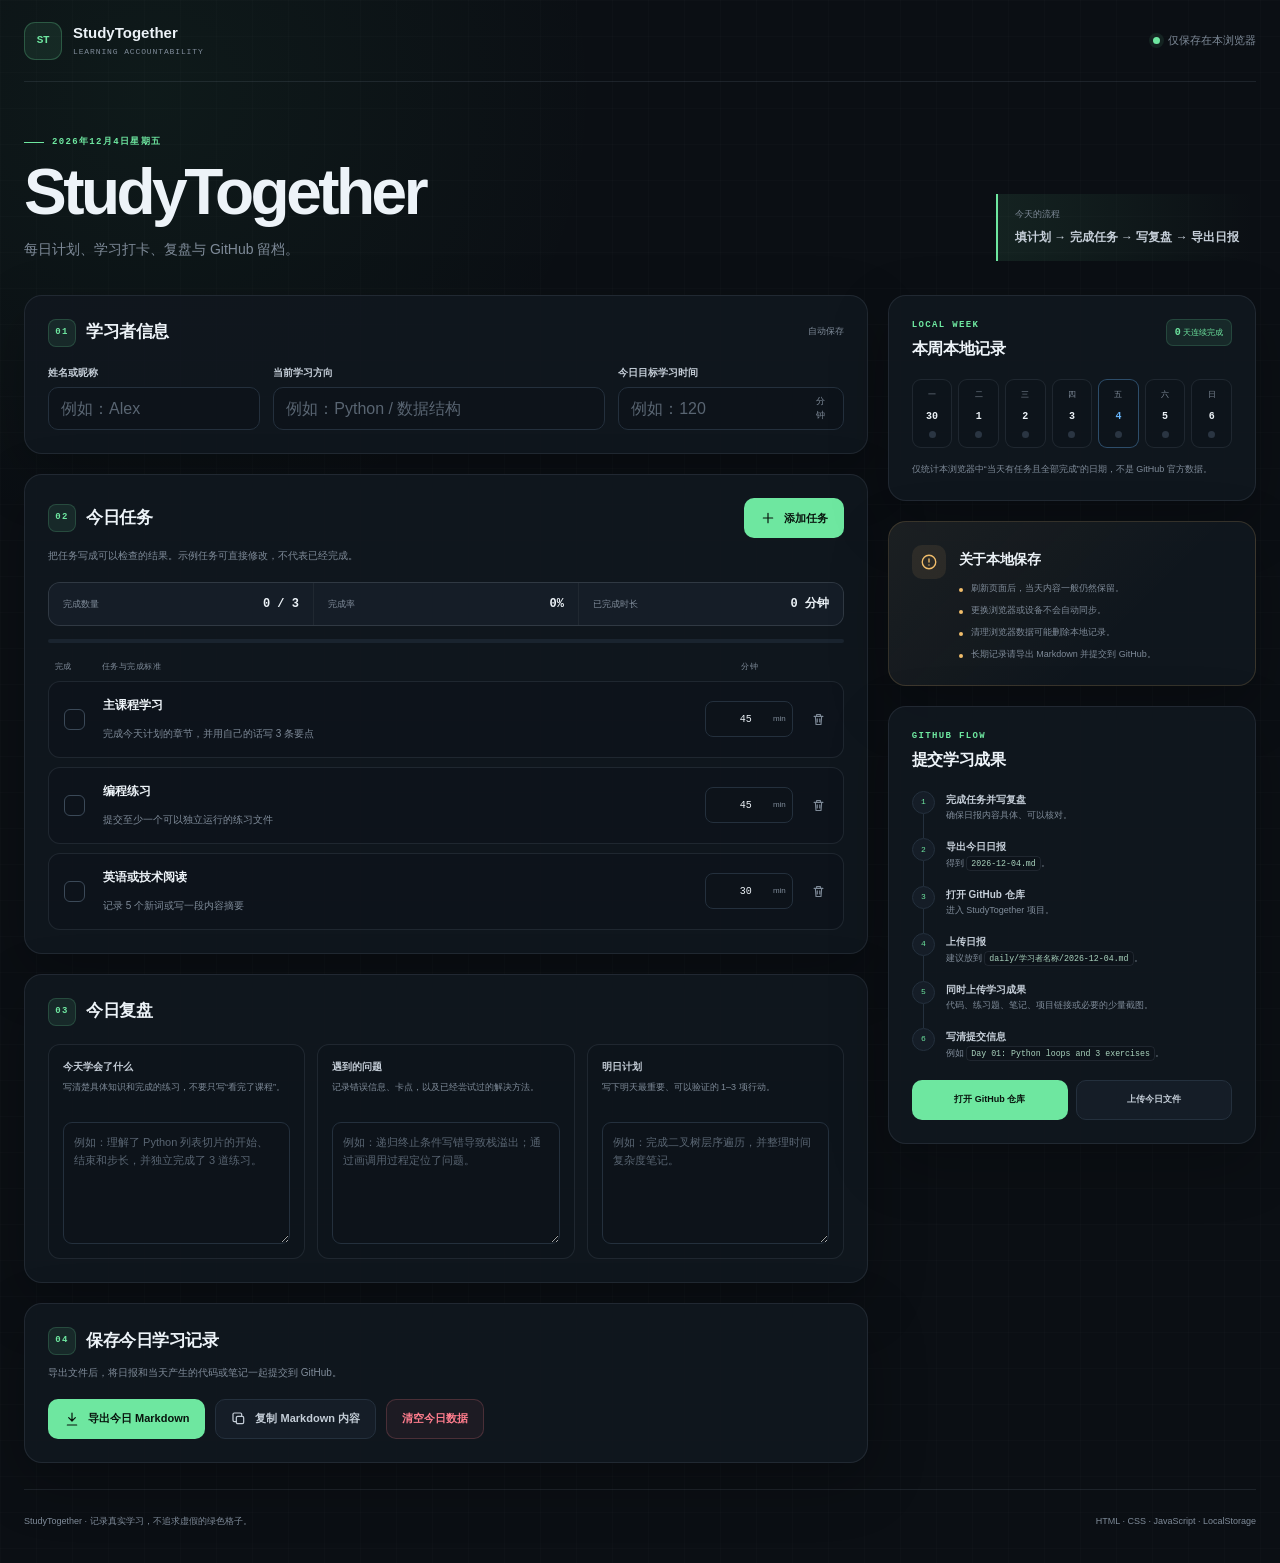
<file: index.html>
<!doctype html>
<html lang="zh-CN">
  <head>
    <meta charset="UTF-8">
    <meta name="viewport" content="width=device-width, initial-scale=1.0">
    <meta
      name="description"
      content="StudyTogether：每日学习计划、打卡、复盘、Markdown 日报与 GitHub 提交流程工具。"
    >
    <meta name="theme-color" content="#0b0f14">
    <title>StudyTogether · 每日学习打卡</title>
    <link rel="stylesheet" href="css/style.css">
  </head>
  <body>
    <div class="page-shell">
      <header class="site-header">
        <a class="brand" href="#" aria-label="StudyTogether 首页">
          <span class="brand-mark" aria-hidden="true">ST</span>
          <span>
            <strong>StudyTogether</strong>
            <small>LEARNING ACCOUNTABILITY</small>
          </span>
        </a>
        <div class="local-status">
          <span aria-hidden="true"></span>
          仅保存在本浏览器
        </div>
      </header>

      <main>
        <section class="intro" aria-labelledby="page-title">
          <div>
            <p class="date-line">
              <span aria-hidden="true"></span>
              <time id="localDate"></time>
            </p>
            <h1 id="page-title">StudyTogether</h1>
            <p>每日计划、学习打卡、复盘与 GitHub 留档。</p>
          </div>
          <div class="intro-guide">
            <span>今天的流程</span>
            <strong>填计划 → 完成任务 → 写复盘 → 导出日报</strong>
          </div>
        </section>

        <div class="content-grid">
          <div class="primary-column">
            <section class="panel profile-panel" aria-labelledby="profile-title">
              <div class="section-heading">
                <div>
                  <span class="section-number">01</span>
                  <h2 id="profile-title">学习者信息</h2>
                </div>
                <span class="save-indicator" id="saveIndicator" aria-live="polite">自动保存</span>
              </div>

              <div class="profile-fields">
                <label class="field">
                  <span>姓名或昵称</span>
                  <input
                    id="learnerInput"
                    type="text"
                    maxlength="40"
                    autocomplete="nickname"
                    placeholder="例如：Alex"
                  >
                </label>
                <label class="field">
                  <span>当前学习方向</span>
                  <input
                    id="directionInput"
                    type="text"
                    maxlength="60"
                    list="directionSuggestions"
                    placeholder="例如：Python / 数据结构"
                  >
                  <datalist id="directionSuggestions">
                    <option value="Python"></option>
                    <option value="数据结构"></option>
                    <option value="算法"></option>
                    <option value="英语"></option>
                    <option value="计算机基础"></option>
                    <option value="项目实践"></option>
                    <option value="Java / PBR"></option>
                    <option value="网络通信"></option>
                    <option value="图形学"></option>
                  </datalist>
                </label>
                <label class="field">
                  <span>今日目标学习时间</span>
                  <span class="input-with-unit">
                    <input
                      id="targetMinutesInput"
                      type="number"
                      min="0"
                      max="1440"
                      step="5"
                      inputmode="numeric"
                      placeholder="例如：120"
                    >
                    <em>分钟</em>
                  </span>
                </label>
              </div>
            </section>

            <section class="panel tasks-panel" aria-labelledby="tasks-title">
              <div class="section-heading tasks-heading">
                <div>
                  <span class="section-number">02</span>
                  <h2 id="tasks-title">今日任务</h2>
                </div>
                <button class="button button-primary" id="addTaskButton" type="button">
                  <svg aria-hidden="true" viewBox="0 0 24 24">
                    <path d="M12 5v14M5 12h14"></path>
                  </svg>
                  添加任务
                </button>
              </div>

              <p class="section-help">
                把任务写成可以检查的结果。示例任务可直接修改，不代表已经完成。
              </p>

              <div class="task-summary" aria-label="今日任务进度">
                <div>
                  <span>完成数量</span>
                  <strong id="taskCount">0 / 3</strong>
                </div>
                <div>
                  <span>完成率</span>
                  <strong id="completionRate">0%</strong>
                </div>
                <div>
                  <span>已完成时长</span>
                  <strong><b id="completedMinutes">0</b> 分钟</strong>
                </div>
              </div>

              <div
                class="progress-track"
                role="progressbar"
                aria-label="今日任务完成率"
                aria-valuemin="0"
                aria-valuemax="100"
                aria-valuenow="0"
                id="progressTrack"
              >
                <span id="progressBar"></span>
              </div>

              <div class="task-table-labels" aria-hidden="true">
                <span>完成</span>
                <span>任务与完成标准</span>
                <span>分钟</span>
                <span></span>
              </div>
              <div class="task-list" id="taskList"></div>
            </section>

            <section class="panel reflection-panel" aria-labelledby="reflection-title">
              <div class="section-heading">
                <div>
                  <span class="section-number">03</span>
                  <h2 id="reflection-title">今日复盘</h2>
                </div>
              </div>

              <div class="reflection-fields">
                <label class="reflection-field">
                  <span>今天学会了什么</span>
                  <small>写清楚具体知识和完成的练习，不要只写“看完了课程”。</small>
                  <textarea
                    id="learnedInput"
                    rows="5"
                    placeholder="例如：理解了 Python 列表切片的开始、结束和步长，并独立完成了 3 道练习。"
                  ></textarea>
                </label>
                <label class="reflection-field">
                  <span>遇到的问题</span>
                  <small>记录错误信息、卡点，以及已经尝试过的解决方法。</small>
                  <textarea
                    id="problemsInput"
                    rows="5"
                    placeholder="例如：递归终止条件写错导致栈溢出；通过画调用过程定位了问题。"
                  ></textarea>
                </label>
                <label class="reflection-field">
                  <span>明日计划</span>
                  <small>写下明天最重要、可以验证的 1–3 项行动。</small>
                  <textarea
                    id="tomorrowInput"
                    rows="5"
                    placeholder="例如：完成二叉树层序遍历，并整理时间复杂度笔记。"
                  ></textarea>
                </label>
              </div>
            </section>

            <section class="panel report-panel" aria-labelledby="report-title">
              <div class="section-heading">
                <div>
                  <span class="section-number">04</span>
                  <h2 id="report-title">保存今日学习记录</h2>
                </div>
              </div>
              <p class="section-help">
                导出文件后，将日报和当天产生的代码或笔记一起提交到 GitHub。
              </p>
              <div class="report-actions">
                <button class="button button-primary" id="exportButton" type="button">
                  <svg aria-hidden="true" viewBox="0 0 24 24">
                    <path d="M12 3v12m0 0 5-5m-5 5-5-5M5 21h14"></path>
                  </svg>
                  导出今日 Markdown
                </button>
                <button class="button button-secondary" id="copyButton" type="button">
                  <svg aria-hidden="true" viewBox="0 0 24 24">
                    <rect x="8" y="8" width="11" height="11" rx="2"></rect>
                    <path d="M16 8V5a2 2 0 0 0-2-2H5a2 2 0 0 0-2 2v9a2 2 0 0 0 2 2h3"></path>
                  </svg>
                  复制 Markdown 内容
                </button>
                <button class="button button-danger" id="clearButton" type="button">
                  清空今日数据
                </button>
              </div>
            </section>
          </div>

          <aside class="side-column">
            <section class="panel week-panel" aria-labelledby="week-title">
              <div class="section-heading side-heading">
                <div>
                  <span class="section-label">LOCAL WEEK</span>
                  <h2 id="week-title">本周本地记录</h2>
                </div>
                <span class="streak"><b id="streakCount">0</b> 天连续完成</span>
              </div>
              <div class="week-grid" id="weekGrid"></div>
              <p class="fine-print">
                仅统计本浏览器中“当天有任务且全部完成”的日期，不是 GitHub 官方数据。
              </p>
            </section>

            <section class="panel storage-panel" aria-labelledby="storage-title">
              <div class="notice-icon" aria-hidden="true">
                <svg viewBox="0 0 24 24">
                  <path d="M12 8v4m0 4h.01"></path>
                  <circle cx="12" cy="12" r="9"></circle>
                </svg>
              </div>
              <div>
                <h2 id="storage-title">关于本地保存</h2>
                <ul>
                  <li>刷新页面后，当天内容一般仍然保留。</li>
                  <li>更换浏览器或设备不会自动同步。</li>
                  <li>清理浏览器数据可能删除本地记录。</li>
                  <li>长期记录请导出 Markdown 并提交到 GitHub。</li>
                </ul>
              </div>
            </section>

            <section class="panel workflow-panel" aria-labelledby="workflow-title">
              <div class="section-heading side-heading">
                <div>
                  <span class="section-label">GITHUB FLOW</span>
                  <h2 id="workflow-title">提交学习成果</h2>
                </div>
              </div>
              <ol class="workflow-list">
                <li><span>1</span><p><strong>完成任务并写复盘</strong>确保日报内容具体、可以核对。</p></li>
                <li><span>2</span><p><strong>导出今日日报</strong>得到 <code id="reportFilename">YYYY-MM-DD.md</code>。</p></li>
                <li><span>3</span><p><strong>打开 GitHub 仓库</strong>进入 StudyTogether 项目。</p></li>
                <li><span>4</span><p><strong>上传日报</strong>建议放到 <code id="suggestedPath">daily/姓名/YYYY-MM-DD.md</code>。</p></li>
                <li><span>5</span><p><strong>同时上传学习成果</strong>代码、练习题、笔记、项目链接或必要的少量截图。</p></li>
                <li><span>6</span><p><strong>写清提交信息</strong>例如 <code>Day 01: Python loops and 3 exercises</code>。</p></li>
              </ol>
              <div class="workflow-actions">
                <a
                  class="button button-primary"
                  href="https://github.com/HECAI200510/study-together"
                  target="_blank"
                  rel="noreferrer"
                >
                  打开 GitHub 仓库
                </a>
                <a
                  class="button button-secondary"
                  href="https://github.com/HECAI200510/study-together/upload/main"
                  target="_blank"
                  rel="noreferrer"
                >
                  上传今日文件
                </a>
              </div>
            </section>
          </aside>
        </div>
      </main>

      <footer>
        <span>StudyTogether · 记录真实学习，不追求虚假的绿色格子。</span>
        <span>HTML · CSS · JavaScript · LocalStorage</span>
      </footer>
    </div>

    <div class="toast" id="toast" role="status" aria-live="polite"></div>
    <script src="js/app.js"></script>
  </body>
</html>
</file>
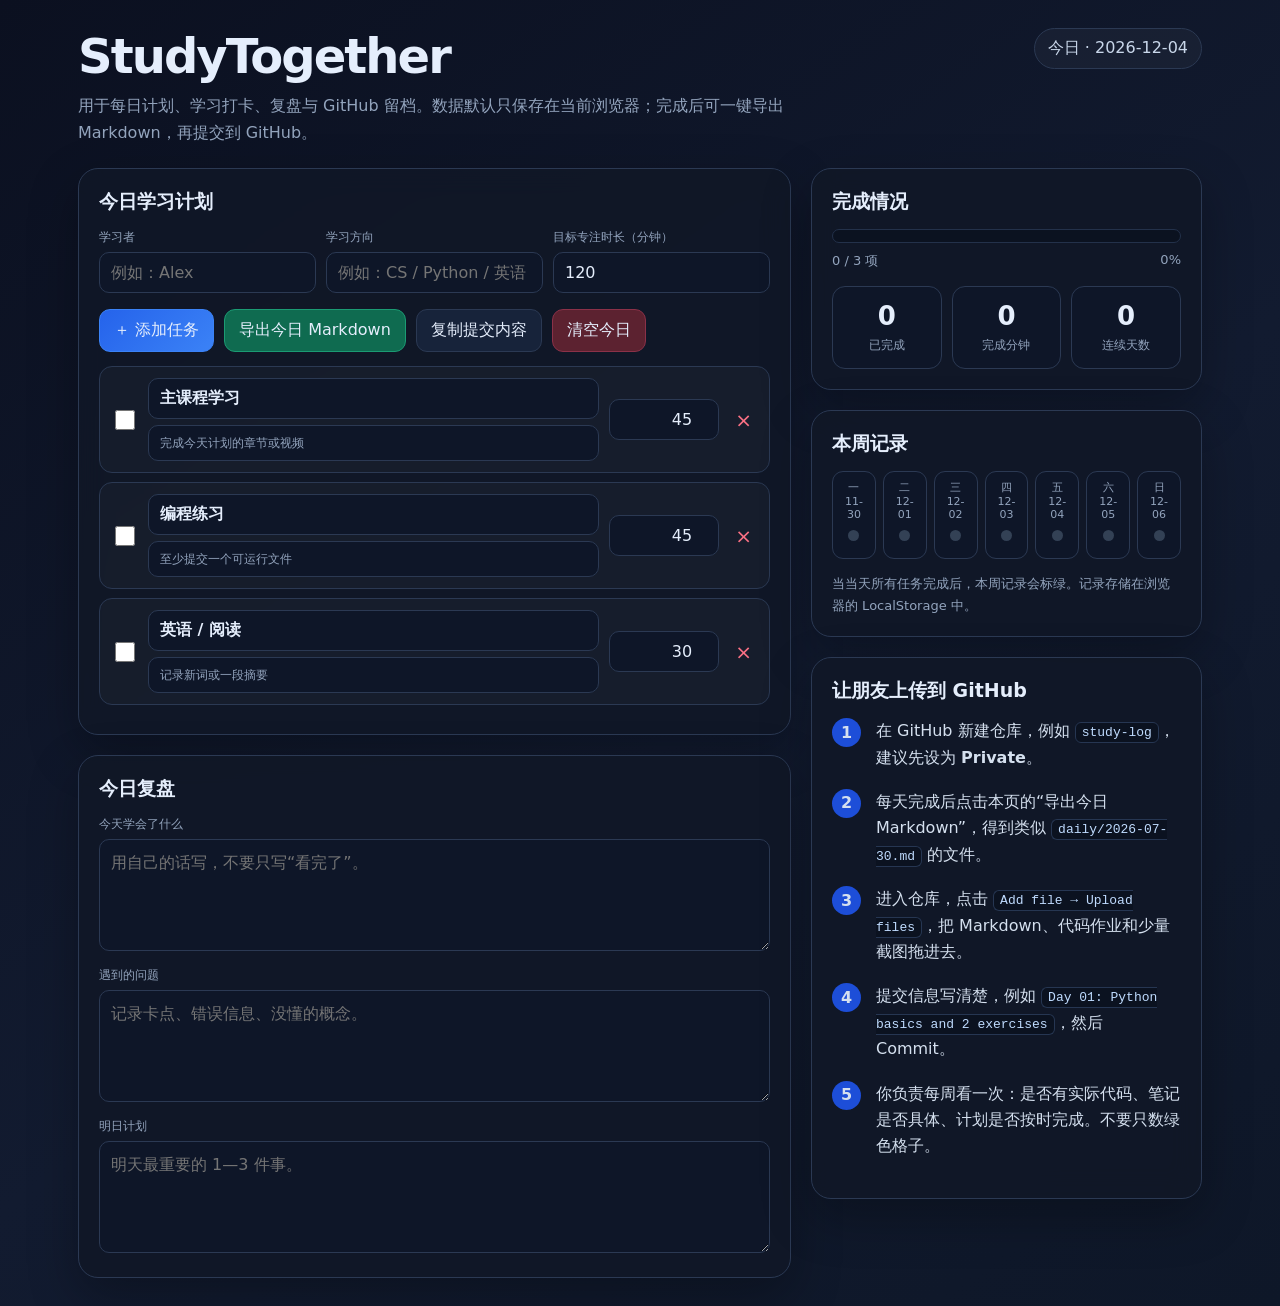
<file: study_together_dashboard.html>
<!DOCTYPE html>
<html lang="zh-CN">
<head>
  <meta charset="UTF-8" />
  <meta name="viewport" content="width=device-width, initial-scale=1.0" />
  <title>StudyTogether 学习打卡台</title>
  <style>
    :root{
      --bg:#0f172a; --panel:#111827; --panel2:#172033; --line:#2b3953;
      --text:#e5eefc; --muted:#93a4bd; --accent:#60a5fa; --good:#34d399;
      --warn:#fbbf24; --bad:#fb7185; --shadow:0 18px 50px rgba(0,0,0,.28);
    }
    *{box-sizing:border-box}
    body{margin:0;font-family:Inter,ui-sans-serif,system-ui,-apple-system,"Segoe UI","Microsoft YaHei",sans-serif;background:linear-gradient(145deg,#0b1020,#121b30 55%,#0e1728);color:var(--text);min-height:100vh}
    button,input,textarea,select{font:inherit}
    .wrap{max-width:1180px;margin:auto;padding:28px}
    .hero{display:flex;justify-content:space-between;gap:20px;align-items:flex-start;margin-bottom:22px}
    h1{margin:0;font-size:clamp(28px,4vw,48px);letter-spacing:-.04em}
    .subtitle{color:var(--muted);margin-top:8px;max-width:720px;line-height:1.7}
    .badge{border:1px solid var(--line);padding:9px 13px;border-radius:999px;background:rgba(255,255,255,.035);color:#c9d7ea;white-space:nowrap}
    .grid{display:grid;grid-template-columns:1.55fr .85fr;gap:20px}
    .card{background:rgba(17,24,39,.86);border:1px solid var(--line);border-radius:20px;padding:20px;box-shadow:var(--shadow);backdrop-filter:blur(14px)}
    .card h2{margin:0 0 14px;font-size:19px}
    .toolbar{display:flex;gap:10px;flex-wrap:wrap;margin-bottom:14px}
    .btn{border:1px solid var(--line);background:#17233a;color:var(--text);padding:10px 14px;border-radius:11px;cursor:pointer;transition:.18s}
    .btn:hover{transform:translateY(-1px);border-color:#5272a2}
    .btn.primary{background:linear-gradient(135deg,#2563eb,#3b82f6);border-color:#3b82f6}
    .btn.good{background:#0f6b50;border-color:#1b9b73}
    .btn.danger{background:#5c2230;border-color:#8b3148}
    .meta{display:grid;grid-template-columns:repeat(3,1fr);gap:10px;margin-bottom:16px}
    label{display:block;color:var(--muted);font-size:12px;margin-bottom:6px}
    input,textarea,select{width:100%;background:#0e1628;color:var(--text);border:1px solid var(--line);border-radius:10px;padding:10px 11px;outline:none}
    input:focus,textarea:focus{border-color:var(--accent)}
    .task{display:grid;grid-template-columns:auto 1fr 110px auto;gap:10px;align-items:center;padding:11px;border:1px solid var(--line);border-radius:13px;margin:9px 0;background:rgba(255,255,255,.025)}
    .task.done{opacity:.68}
    .task.done .task-title{text-decoration:line-through}
    .check{width:20px;height:20px}
    .task-title{font-weight:650}
    .task-note{font-size:12px;color:var(--muted);margin-top:3px}
    .minutes{text-align:right}
    .remove{border:0;background:transparent;color:var(--bad);font-size:20px;cursor:pointer}
    .progress-shell{height:14px;background:#0b1220;border-radius:999px;overflow:hidden;border:1px solid #23314a}
    .progress-bar{height:100%;width:0;background:linear-gradient(90deg,#34d399,#60a5fa);transition:.3s}
    .progress-text{display:flex;justify-content:space-between;margin:9px 0 16px;color:var(--muted);font-size:13px}
    .stats{display:grid;grid-template-columns:repeat(3,1fr);gap:10px}
    .stat{background:#0e1628;border:1px solid var(--line);padding:14px;border-radius:13px;text-align:center}
    .stat strong{display:block;font-size:26px;margin-bottom:3px}
    textarea{min-height:112px;resize:vertical;line-height:1.6}
    .guide{counter-reset:step}
    .guide-item{position:relative;padding:0 0 18px 44px;color:#d5e0ef;line-height:1.65}
    .guide-item:before{counter-increment:step;content:counter(step);position:absolute;left:0;top:0;width:29px;height:29px;border-radius:50%;display:grid;place-items:center;background:#1d4ed8;font-weight:800}
    code{background:#0b1220;border:1px solid #263652;padding:2px 6px;border-radius:6px;color:#bfdbfe}
    .footer-note{color:var(--muted);font-size:13px;line-height:1.65;margin-top:14px}
    .week{display:grid;grid-template-columns:repeat(7,1fr);gap:7px}
    .day{min-height:70px;border:1px solid var(--line);border-radius:11px;background:#0e1628;padding:8px;text-align:center}
    .day .date{font-size:11px;color:var(--muted)}
    .day .dot{width:11px;height:11px;border-radius:50%;background:#334155;margin:9px auto}
    .day.done .dot{background:var(--good);box-shadow:0 0 15px rgba(52,211,153,.65)}
    .small{font-size:12px;color:var(--muted)}
    @media(max-width:850px){.grid{grid-template-columns:1fr}.hero{flex-direction:column}.meta{grid-template-columns:1fr}.task{grid-template-columns:auto 1fr auto}.minutes{grid-column:2/3;text-align:left}.stats{grid-template-columns:1fr 1fr 1fr}}
  </style>
</head>
<body>
<div class="wrap">
  <div class="hero">
    <div>
      <h1>StudyTogether</h1>
      <div class="subtitle">用于每日计划、学习打卡、复盘与 GitHub 留档。数据默认只保存在当前浏览器；完成后可一键导出 Markdown，再提交到 GitHub。</div>
    </div>
    <div class="badge" id="todayBadge"></div>
  </div>

  <div class="grid">
    <main>
      <section class="card">
        <h2>今日学习计划</h2>
        <div class="meta">
          <div><label>学习者</label><input id="student" placeholder="例如：Alex" /></div>
          <div><label>学习方向</label><input id="track" placeholder="例如：CS / Python / 英语" /></div>
          <div><label>目标专注时长（分钟）</label><input id="target" type="number" min="0" value="120" /></div>
        </div>

        <div class="toolbar">
          <button class="btn primary" onclick="addTask()">＋ 添加任务</button>
          <button class="btn good" onclick="exportMarkdown()">导出今日 Markdown</button>
          <button class="btn" onclick="copyMarkdown()">复制提交内容</button>
          <button class="btn danger" onclick="resetToday()">清空今日</button>
        </div>

        <div id="taskList"></div>
      </section>

      <section class="card" style="margin-top:20px">
        <h2>今日复盘</h2>
        <label>今天学会了什么</label>
        <textarea id="learned" placeholder="用自己的话写，不要只写“看完了”。"></textarea>
        <label style="margin-top:12px">遇到的问题</label>
        <textarea id="problems" placeholder="记录卡点、错误信息、没懂的概念。"></textarea>
        <label style="margin-top:12px">明日计划</label>
        <textarea id="tomorrow" placeholder="明天最重要的 1—3 件事。"></textarea>
      </section>
    </main>

    <aside>
      <section class="card">
        <h2>完成情况</h2>
        <div class="progress-shell"><div class="progress-bar" id="progressBar"></div></div>
        <div class="progress-text"><span id="progressLabel">0 / 0 项</span><span id="percentLabel">0%</span></div>
        <div class="stats">
          <div class="stat"><strong id="doneCount">0</strong><span class="small">已完成</span></div>
          <div class="stat"><strong id="minutesDone">0</strong><span class="small">完成分钟</span></div>
          <div class="stat"><strong id="streak">0</strong><span class="small">连续天数</span></div>
        </div>
      </section>

      <section class="card" style="margin-top:20px">
        <h2>本周记录</h2>
        <div class="week" id="week"></div>
        <div class="footer-note">当当天所有任务完成后，本周记录会标绿。记录存储在浏览器的 LocalStorage 中。</div>
      </section>

      <section class="card" style="margin-top:20px">
        <h2>让朋友上传到 GitHub</h2>
        <div class="guide">
          <div class="guide-item">在 GitHub 新建仓库，例如 <code>study-log</code>，建议先设为 <b>Private</b>。</div>
          <div class="guide-item">每天完成后点击本页的“导出今日 Markdown”，得到类似 <code>daily/2026-07-30.md</code> 的文件。</div>
          <div class="guide-item">进入仓库，点击 <code>Add file → Upload files</code>，把 Markdown、代码作业和少量截图拖进去。</div>
          <div class="guide-item">提交信息写清楚，例如 <code>Day 01: Python basics and 2 exercises</code>，然后 Commit。</div>
          <div class="guide-item">你负责每周看一次：是否有实际代码、笔记是否具体、计划是否按时完成。不要只数绿色格子。</div>
        </div>
      </section>
    </aside>
  </div>
</div>

<script>
const keyDate = new Date().toISOString().slice(0,10);
const storageKey = 'study-dashboard-' + keyDate;
const historyKey = 'study-dashboard-history';

let state = {
  student:'', track:'', target:120,
  tasks:[
    {title:'主课程学习', note:'完成今天计划的章节或视频', minutes:45, done:false},
    {title:'编程练习', note:'至少提交一个可运行文件', minutes:45, done:false},
    {title:'英语 / 阅读', note:'记录新词或一段摘要', minutes:30, done:false}
  ],
  learned:'', problems:'', tomorrow:''
};

function load(){
  const saved = localStorage.getItem(storageKey);
  if(saved) state = JSON.parse(saved);
  ['student','track','target','learned','problems','tomorrow'].forEach(id=>{
    document.getElementById(id).value = state[id] ?? '';
  });
  document.getElementById('todayBadge').textContent = '今日 · ' + keyDate;
  render();
}
function save(){
  ['student','track','target','learned','problems','tomorrow'].forEach(id=>{
    const el=document.getElementById(id);
    state[id]=id==='target'?Number(el.value||0):el.value;
  });
  localStorage.setItem(storageKey,JSON.stringify(state));
  updateHistory();
  renderStats();
}
function addTask(){
  state.tasks.push({title:'新任务',note:'写清楚可验证的完成标准',minutes:30,done:false});
  save(); render();
}
function removeTask(i){state.tasks.splice(i,1);save();render()}
function render(){
  const list=document.getElementById('taskList');
  list.innerHTML='';
  state.tasks.forEach((t,i)=>{
    const row=document.createElement('div');
    row.className='task'+(t.done?' done':'');
    row.innerHTML=`
      <input class="check" type="checkbox" ${t.done?'checked':''} aria-label="完成任务">
      <div>
        <input class="task-title" value="${escapeHtml(t.title)}" aria-label="任务标题">
        <input class="task-note" value="${escapeHtml(t.note)}" aria-label="任务说明" style="margin-top:6px">
      </div>
      <input class="minutes" type="number" min="0" value="${t.minutes}" aria-label="分钟">
      <button class="remove" title="删除">×</button>`;
    const inputs=row.querySelectorAll('input');
    inputs[0].onchange=e=>{t.done=e.target.checked;save();render()};
    inputs[1].oninput=e=>{t.title=e.target.value;save()};
    inputs[2].oninput=e=>{t.note=e.target.value;save()};
    inputs[3].oninput=e=>{t.minutes=Number(e.target.value||0);save()};
    row.querySelector('button').onclick=()=>removeTask(i);
    list.appendChild(row);
  });
  renderStats(); renderWeek();
}
function renderStats(){
  const done=state.tasks.filter(t=>t.done);
  const percent=state.tasks.length?Math.round(done.length/state.tasks.length*100):0;
  document.getElementById('progressBar').style.width=percent+'%';
  document.getElementById('progressLabel').textContent=`${done.length} / ${state.tasks.length} 项`;
  document.getElementById('percentLabel').textContent=percent+'%';
  document.getElementById('doneCount').textContent=done.length;
  document.getElementById('minutesDone').textContent=done.reduce((a,b)=>a+Number(b.minutes||0),0);
  document.getElementById('streak').textContent=calcStreak();
}
function updateHistory(){
  const history=JSON.parse(localStorage.getItem(historyKey)||'{}');
  history[keyDate]=state.tasks.length>0 && state.tasks.every(t=>t.done);
  localStorage.setItem(historyKey,JSON.stringify(history));
}
function calcStreak(){
  const h=JSON.parse(localStorage.getItem(historyKey)||'{}');
  let d=new Date(), count=0;
  for(let i=0;i<365;i++){
    const k=d.toISOString().slice(0,10);
    if(h[k]) count++; else if(i>0) break;
    d.setDate(d.getDate()-1);
  }
  return count;
}
function renderWeek(){
  const box=document.getElementById('week'); box.innerHTML='';
  const h=JSON.parse(localStorage.getItem(historyKey)||'{}');
  const now=new Date(); const day=(now.getDay()+6)%7;
  const monday=new Date(now); monday.setDate(now.getDate()-day);
  for(let i=0;i<7;i++){
    const d=new Date(monday); d.setDate(monday.getDate()+i);
    const k=d.toISOString().slice(0,10);
    const el=document.createElement('div');
    el.className='day'+(h[k]?' done':'');
    el.innerHTML=`<div class="date">${['一','二','三','四','五','六','日'][i]}<br>${k.slice(5)}</div><div class="dot"></div>`;
    box.appendChild(el);
  }
}
function md(){
  const done=state.tasks.filter(t=>t.done).length;
  const taskText=state.tasks.map(t=>`- [${t.done?'x':' '}] ${t.title}（${t.minutes} 分钟）${t.note?' — '+t.note:''}`).join('\n');
  return `# 学习日志 ${keyDate}

- 学习者：${state.student||'未填写'}
- 学习方向：${state.track||'未填写'}
- 完成情况：${done}/${state.tasks.length}
- 目标专注时长：${state.target||0} 分钟

## 今日任务

${taskText}

## 今天学会了什么

${state.learned||'未填写'}

## 遇到的问题

${state.problems||'未填写'}

## 明日计划

${state.tomorrow||'未填写'}
`;
}
function exportMarkdown(){
  save();
  const blob=new Blob([md()],{type:'text/markdown;charset=utf-8'});
  const a=document.createElement('a');
  a.href=URL.createObjectURL(blob); a.download=keyDate+'.md'; a.click();
  URL.revokeObjectURL(a.href);
}
async function copyMarkdown(){
  save();
  try{await navigator.clipboard.writeText(md());alert('已复制 Markdown 内容');}
  catch(e){alert('复制失败，请使用导出按钮。');}
}
function resetToday(){
  if(!confirm('确定清空今天的数据吗？')) return;
  localStorage.removeItem(storageKey); location.reload();
}
function escapeHtml(s=''){
  return String(s).replace(/[&<>"']/g,c=>({'&':'&amp;','<':'&lt;','>':'&gt;','"':'&quot;',"'":'&#039;'}[c]));
}
document.addEventListener('input',e=>{
  if(['student','track','target','learned','problems','tomorrow'].includes(e.target.id)) save();
});
load();
</script>
</body>
</html>
</file>
<file: css/style.css>
:root {
  color-scheme: dark;
  --bg: #0b0f14;
  --panel: #11171f;
  --panel-soft: #151d27;
  --input: #0d131a;
  --line: #24303d;
  --line-soft: rgba(141, 158, 177, 0.14);
  --text: #edf3f8;
  --text-soft: #c5ced8;
  --muted: #7f8b99;
  --accent: #6ee7a0;
  --accent-strong: #46cb7c;
  --accent-soft: rgba(110, 231, 160, 0.09);
  --blue: #69b8ff;
  --warning: #f1bd6b;
  --danger: #ff7d8d;
  --shadow: 0 20px 60px rgba(0, 0, 0, 0.24);
  --radius-lg: 18px;
  --radius-md: 12px;
}

* {
  box-sizing: border-box;
}

html {
  scroll-behavior: smooth;
}

body {
  min-width: 320px;
  min-height: 100vh;
  margin: 0;
  background:
    radial-gradient(circle at 12% 6%, rgba(69, 200, 124, 0.06), transparent 28rem),
    linear-gradient(rgba(255, 255, 255, 0.012) 1px, transparent 1px),
    linear-gradient(90deg, rgba(255, 255, 255, 0.012) 1px, transparent 1px),
    var(--bg);
  background-size: auto, 36px 36px, 36px 36px, auto;
  color: var(--text);
  font-family:
    Inter, ui-sans-serif, -apple-system, BlinkMacSystemFont, "Segoe UI",
    "Microsoft YaHei", sans-serif;
  line-height: 1.55;
  -webkit-font-smoothing: antialiased;
}

button,
input,
textarea {
  color: inherit;
  font: inherit;
}

button,
a,
input,
textarea {
  -webkit-tap-highlight-color: transparent;
}

button {
  border: 0;
}

a {
  color: inherit;
  text-decoration: none;
}

svg {
  display: block;
  fill: none;
  stroke: currentColor;
  stroke-linecap: round;
  stroke-linejoin: round;
  stroke-width: 1.8;
}

.page-shell {
  width: min(1320px, calc(100% - 48px));
  margin: 0 auto;
}

.site-header {
  display: flex;
  min-height: 82px;
  align-items: center;
  justify-content: space-between;
  border-bottom: 1px solid var(--line-soft);
}

.brand {
  display: inline-flex;
  align-items: center;
  gap: 11px;
}

.brand-mark {
  display: grid;
  width: 38px;
  height: 38px;
  place-items: center;
  border: 1px solid rgba(110, 231, 160, 0.25);
  border-radius: 11px;
  background: var(--accent-soft);
  color: var(--accent);
  font-family: "SFMono-Regular", Consolas, monospace;
  font-size: 11px;
  font-weight: 800;
  letter-spacing: -0.04em;
}

.brand > span:last-child {
  display: grid;
  line-height: 1.18;
}

.brand strong {
  font-size: 15px;
}

.brand small {
  margin-top: 5px;
  color: var(--muted);
  font-family: "SFMono-Regular", Consolas, monospace;
  font-size: 8px;
  letter-spacing: 0.11em;
}

.local-status {
  display: inline-flex;
  align-items: center;
  gap: 8px;
  color: var(--muted);
  font-size: 11px;
}

.local-status span {
  width: 7px;
  height: 7px;
  border-radius: 50%;
  background: var(--accent);
  box-shadow: 0 0 0 4px var(--accent-soft);
}

.intro {
  display: flex;
  align-items: flex-end;
  justify-content: space-between;
  gap: 36px;
  padding: 54px 0 34px;
}

.date-line,
.section-number,
.section-label {
  color: var(--accent);
  font-family: "SFMono-Regular", Consolas, monospace;
  font-size: 9px;
  font-weight: 700;
  letter-spacing: 0.15em;
  text-transform: uppercase;
}

.date-line {
  display: flex;
  align-items: center;
  gap: 8px;
  margin: 0 0 10px;
}

.date-line span {
  width: 20px;
  height: 1px;
  background: var(--accent);
}

.intro h1 {
  margin: 0;
  font-size: clamp(38px, 5vw, 64px);
  letter-spacing: -0.055em;
  line-height: 1;
}

.intro > div:first-child > p:last-child {
  margin: 15px 0 0;
  color: var(--muted);
  font-size: 14px;
}

.intro-guide {
  display: grid;
  gap: 6px;
  padding: 14px 17px;
  border-left: 2px solid var(--accent);
  background: linear-gradient(90deg, var(--accent-soft), transparent);
}

.intro-guide span {
  color: var(--muted);
  font-size: 9px;
}

.intro-guide strong {
  color: var(--text-soft);
  font-size: 12px;
  font-weight: 600;
}

.content-grid {
  display: grid;
  grid-template-columns: minmax(0, 1.65fr) minmax(300px, 0.72fr);
  gap: 20px;
}

.primary-column,
.side-column {
  display: grid;
  align-content: start;
  gap: 20px;
}

.panel {
  padding: 23px;
  border: 1px solid var(--line-soft);
  border-radius: var(--radius-lg);
  background: rgba(17, 23, 31, 0.92);
  box-shadow: var(--shadow);
}

.section-heading {
  display: flex;
  align-items: center;
  justify-content: space-between;
  gap: 18px;
  margin-bottom: 18px;
}

.section-heading > div:first-child {
  display: flex;
  align-items: center;
  gap: 10px;
}

.section-heading h2,
.storage-panel h2 {
  margin: 0;
  font-size: 17px;
  letter-spacing: -0.025em;
}

.section-number {
  display: grid;
  width: 28px;
  height: 28px;
  place-items: center;
  border: 1px solid rgba(110, 231, 160, 0.18);
  border-radius: 8px;
  background: var(--accent-soft);
}

.save-indicator {
  color: var(--muted);
  font-family: "SFMono-Regular", Consolas, monospace;
  font-size: 9px;
  transition: color 160ms ease;
}

.save-indicator.saved {
  color: var(--accent);
}

.profile-fields {
  display: grid;
  grid-template-columns: 0.8fr 1.25fr 0.85fr;
  gap: 13px;
}

.field,
.reflection-field {
  display: grid;
  gap: 7px;
}

.field > span:first-child,
.reflection-field > span:first-child {
  color: var(--text-soft);
  font-size: 10px;
  font-weight: 650;
}

input,
textarea {
  width: 100%;
  border: 1px solid var(--line);
  outline: none;
  background: var(--input);
  transition:
    border-color 160ms ease,
    box-shadow 160ms ease;
}

input:focus,
textarea:focus {
  border-color: rgba(110, 231, 160, 0.5);
  box-shadow: 0 0 0 3px rgba(110, 231, 160, 0.06);
}

input::placeholder,
textarea::placeholder {
  color: #596572;
}

.field > input,
.input-with-unit {
  height: 43px;
  border-radius: 10px;
}

.field > input {
  padding: 0 12px;
}

.input-with-unit {
  display: flex;
  overflow: hidden;
  border: 1px solid var(--line);
  background: var(--input);
  transition:
    border-color 160ms ease,
    box-shadow 160ms ease;
}

.input-with-unit:focus-within {
  border-color: rgba(110, 231, 160, 0.5);
  box-shadow: 0 0 0 3px rgba(110, 231, 160, 0.06);
}

.input-with-unit input {
  height: 100%;
  min-width: 0;
  padding: 0 0 0 12px;
  border: 0;
  background: transparent;
  box-shadow: none;
}

.input-with-unit em {
  display: grid;
  padding: 0 12px;
  place-items: center;
  color: var(--muted);
  font-size: 9px;
  font-style: normal;
}

.button {
  display: inline-flex;
  min-height: 40px;
  align-items: center;
  justify-content: center;
  gap: 8px;
  padding: 0 15px;
  border: 1px solid transparent;
  border-radius: 10px;
  cursor: pointer;
  font-size: 11px;
  font-weight: 700;
  transition:
    transform 150ms ease,
    border-color 150ms ease,
    background 150ms ease;
}

.button:hover {
  transform: translateY(-1px);
}

.button svg {
  width: 16px;
}

.button-primary {
  background: var(--accent);
  color: #08140d;
}

.button-primary:hover {
  background: #87efaf;
}

.button-secondary {
  border-color: var(--line);
  background: var(--panel-soft);
  color: var(--text-soft);
}

.button-secondary:hover {
  border-color: #3b4a5b;
}

.button-danger {
  border-color: rgba(255, 125, 141, 0.2);
  background: rgba(255, 125, 141, 0.06);
  color: var(--danger);
}

.button-danger:hover {
  border-color: rgba(255, 125, 141, 0.4);
}

.section-help {
  margin: -8px 0 18px;
  color: var(--muted);
  font-size: 10px;
}

.task-summary {
  display: grid;
  grid-template-columns: repeat(3, 1fr);
  overflow: hidden;
  margin-bottom: 13px;
  border: 1px solid var(--line-soft);
  border-radius: var(--radius-md);
  background: var(--line-soft);
  gap: 1px;
}

.task-summary > div {
  display: flex;
  align-items: baseline;
  justify-content: space-between;
  gap: 10px;
  padding: 12px 14px;
  background: var(--panel-soft);
}

.task-summary span {
  color: var(--muted);
  font-size: 9px;
}

.task-summary strong {
  font-family: "SFMono-Regular", Consolas, monospace;
  font-size: 12px;
}

.task-summary strong b {
  font: inherit;
}

.progress-track {
  height: 4px;
  overflow: hidden;
  margin-bottom: 18px;
  border-radius: 999px;
  background: #1a242f;
}

.progress-track span {
  display: block;
  width: 0;
  height: 100%;
  border-radius: inherit;
  background: linear-gradient(90deg, var(--accent-strong), #6edbc7);
  transition: width 250ms ease;
}

.task-table-labels,
.task-item {
  display: grid;
  grid-template-columns: 36px minmax(0, 1fr) 88px 32px;
  gap: 11px;
}

.task-table-labels {
  padding: 0 7px 7px;
  color: var(--muted);
  font-family: "SFMono-Regular", Consolas, monospace;
  font-size: 8px;
  letter-spacing: 0.06em;
  text-transform: uppercase;
}

.task-table-labels span:nth-child(3) {
  text-align: center;
}

.task-list {
  display: grid;
  gap: 9px;
}

.task-item {
  align-items: center;
  padding: 12px 7px;
  border: 1px solid var(--line-soft);
  border-radius: 12px;
  background: rgba(13, 19, 26, 0.55);
  transition:
    border-color 160ms ease,
    opacity 160ms ease;
}

.task-item:focus-within {
  border-color: rgba(110, 231, 160, 0.25);
}

.task-item.done {
  opacity: 0.66;
}

.task-check {
  position: relative;
  display: grid;
  width: 21px;
  height: 21px;
  margin: 0 auto;
  place-items: center;
  border: 1px solid #3b4958;
  border-radius: 6px;
  background: transparent;
  cursor: pointer;
}

.task-check svg {
  width: 13px;
  opacity: 0;
  stroke-width: 2.6;
  transform: scale(0.6);
  transition: 140ms ease;
}

.task-item.done .task-check {
  border-color: var(--accent);
  background: var(--accent);
  color: #07130b;
}

.task-item.done .task-check svg {
  opacity: 1;
  transform: scale(1);
}

.task-content {
  display: grid;
  min-width: 0;
  gap: 5px;
}

.task-content input,
.task-minutes {
  border: 0;
  background: transparent;
  box-shadow: none;
}

.task-title-input {
  height: 24px;
  padding: 0;
  color: var(--text);
  font-size: 12px;
  font-weight: 650;
}

.task-criterion-input {
  height: 22px;
  padding: 0;
  color: var(--muted);
  font-size: 10px;
}

.task-item.done .task-title-input {
  color: var(--muted);
  text-decoration: line-through;
}

.task-minutes-wrap {
  position: relative;
}

.task-minutes {
  height: 36px;
  padding: 0 25px 0 7px;
  border: 1px solid var(--line);
  border-radius: 8px;
  background: var(--input);
  font-family: "SFMono-Regular", Consolas, monospace;
  font-size: 10px;
  text-align: right;
}

.task-minutes-wrap span {
  position: absolute;
  top: 50%;
  right: 7px;
  color: var(--muted);
  font-size: 8px;
  pointer-events: none;
  transform: translateY(-50%);
}

.task-delete {
  display: grid;
  width: 30px;
  height: 30px;
  place-items: center;
  border-radius: 8px;
  background: transparent;
  color: var(--muted);
  cursor: pointer;
  transition:
    color 150ms ease,
    background 150ms ease;
}

.task-delete:hover {
  background: rgba(255, 125, 141, 0.07);
  color: var(--danger);
}

.task-delete svg {
  width: 15px;
}

.task-empty {
  padding: 28px 16px;
  border: 1px dashed var(--line);
  border-radius: 12px;
  color: var(--muted);
  font-size: 11px;
  text-align: center;
}

.reflection-fields {
  display: grid;
  grid-template-columns: repeat(3, 1fr);
  gap: 12px;
}

.reflection-field {
  padding: 14px;
  border: 1px solid var(--line-soft);
  border-radius: 12px;
  background: rgba(13, 19, 26, 0.48);
}

.reflection-field small {
  min-height: 34px;
  color: var(--muted);
  font-size: 9px;
  line-height: 1.5;
}

.reflection-field textarea {
  min-height: 122px;
  padding: 10px;
  border-radius: 9px;
  color: var(--text-soft);
  font-size: 11px;
  line-height: 1.65;
  resize: vertical;
}

.report-actions {
  display: flex;
  flex-wrap: wrap;
  gap: 10px;
}

.side-heading {
  align-items: flex-start;
}

.side-heading > div:first-child {
  display: grid;
  gap: 4px;
}

.side-heading h2 {
  font-size: 16px;
}

.streak {
  padding: 5px 8px;
  border: 1px solid rgba(110, 231, 160, 0.16);
  border-radius: 7px;
  background: var(--accent-soft);
  color: var(--accent);
  font-size: 8px;
  white-space: nowrap;
}

.streak b {
  font-family: "SFMono-Regular", Consolas, monospace;
  font-size: 10px;
}

.week-grid {
  display: grid;
  grid-template-columns: repeat(7, 1fr);
  gap: 6px;
}

.week-day {
  display: grid;
  min-width: 0;
  justify-items: center;
  gap: 7px;
  padding: 9px 2px;
  border: 1px solid var(--line-soft);
  border-radius: 9px;
  background: rgba(13, 19, 26, 0.48);
}

.week-day span {
  color: var(--muted);
  font-size: 8px;
}

.week-day strong {
  font-family: "SFMono-Regular", Consolas, monospace;
  font-size: 10px;
}

.week-day i {
  width: 7px;
  height: 7px;
  border-radius: 50%;
  background: #2a3542;
}

.week-day.today {
  border-color: rgba(105, 184, 255, 0.35);
}

.week-day.today strong {
  color: var(--blue);
}

.week-day.complete i {
  background: var(--accent);
  box-shadow: 0 0 8px rgba(110, 231, 160, 0.35);
}

.fine-print {
  margin: 14px 0 0;
  color: var(--muted);
  font-size: 9px;
  line-height: 1.6;
}

.storage-panel {
  display: grid;
  grid-template-columns: auto 1fr;
  gap: 13px;
  border-color: rgba(241, 189, 107, 0.16);
  background:
    linear-gradient(135deg, rgba(241, 189, 107, 0.055), transparent 65%),
    rgba(17, 23, 31, 0.92);
}

.notice-icon {
  display: grid;
  width: 34px;
  height: 34px;
  place-items: center;
  border-radius: 10px;
  background: rgba(241, 189, 107, 0.09);
  color: var(--warning);
}

.notice-icon svg {
  width: 18px;
}

.storage-panel h2 {
  margin: 4px 0 12px;
  font-size: 14px;
}

.storage-panel ul {
  display: grid;
  gap: 8px;
  margin: 0;
  padding: 0;
  color: var(--muted);
  font-size: 9px;
  line-height: 1.55;
  list-style: none;
}

.storage-panel li {
  position: relative;
  padding-left: 12px;
}

.storage-panel li::before {
  position: absolute;
  top: 0.62em;
  left: 0;
  width: 4px;
  height: 4px;
  border-radius: 50%;
  background: var(--warning);
  content: "";
}

.workflow-list {
  display: grid;
  gap: 0;
  margin: 0;
  padding: 0;
  list-style: none;
}

.workflow-list li {
  position: relative;
  display: grid;
  grid-template-columns: 24px 1fr;
  gap: 10px;
  padding-bottom: 15px;
}

.workflow-list li:not(:last-child)::after {
  position: absolute;
  top: 23px;
  bottom: 0;
  left: 11px;
  width: 1px;
  background: var(--line);
  content: "";
}

.workflow-list li > span {
  position: relative;
  z-index: 1;
  display: grid;
  width: 23px;
  height: 23px;
  place-items: center;
  border: 1px solid var(--line);
  border-radius: 50%;
  background: var(--panel-soft);
  color: var(--accent);
  font-family: "SFMono-Regular", Consolas, monospace;
  font-size: 8px;
}

.workflow-list p {
  margin: 1px 0 0;
  color: var(--muted);
  font-size: 9px;
  line-height: 1.55;
}

.workflow-list strong {
  display: block;
  margin-bottom: 2px;
  color: var(--text-soft);
  font-size: 10px;
}

code {
  padding: 2px 4px;
  border: 1px solid var(--line-soft);
  border-radius: 4px;
  background: var(--input);
  color: #a9d3bd;
  font-family: "SFMono-Regular", Consolas, monospace;
  font-size: 0.92em;
  overflow-wrap: anywhere;
}

.workflow-actions {
  display: grid;
  grid-template-columns: 1fr 1fr;
  gap: 8px;
  margin-top: 5px;
}

.workflow-actions .button {
  padding: 0 8px;
  font-size: 9px;
}

footer {
  display: flex;
  align-items: center;
  justify-content: space-between;
  gap: 20px;
  margin-top: 26px;
  padding: 25px 0 34px;
  border-top: 1px solid var(--line-soft);
  color: var(--muted);
  font-size: 9px;
}

.toast {
  position: fixed;
  z-index: 20;
  right: 22px;
  bottom: 22px;
  max-width: calc(100% - 44px);
  padding: 11px 15px;
  border: 1px solid rgba(110, 231, 160, 0.2);
  border-radius: 10px;
  background: #151d27;
  color: var(--text-soft);
  box-shadow: var(--shadow);
  font-size: 10px;
  opacity: 0;
  pointer-events: none;
  transform: translateY(9px);
  transition:
    opacity 170ms ease,
    transform 170ms ease;
}

.toast.visible {
  opacity: 1;
  transform: translateY(0);
}

@media (max-width: 1050px) {
  .content-grid {
    grid-template-columns: minmax(0, 1.4fr) minmax(280px, 0.7fr);
  }

  .profile-fields,
  .reflection-fields {
    grid-template-columns: 1fr;
  }

  .reflection-field small {
    min-height: auto;
  }

  .reflection-field textarea {
    min-height: 94px;
  }
}

@media (max-width: 790px) {
  .page-shell {
    width: min(100% - 30px, 680px);
  }

  .intro {
    align-items: flex-start;
    flex-direction: column;
    padding-top: 42px;
  }

  .content-grid {
    grid-template-columns: 1fr;
  }

  .side-column {
    grid-template-columns: 1fr 1fr;
  }

  .workflow-panel {
    grid-column: 1 / -1;
  }
}

@media (max-width: 560px) {
  .page-shell {
    width: min(100% - 22px, 520px);
  }

  .site-header {
    min-height: 72px;
  }

  .local-status {
    font-size: 0;
  }

  .intro {
    gap: 25px;
    padding: 36px 0 27px;
  }

  .intro h1 {
    font-size: 41px;
  }

  .intro-guide {
    width: 100%;
  }

  .panel {
    padding: 17px;
    border-radius: 15px;
  }

  .tasks-heading {
    align-items: flex-start;
  }

  .tasks-heading .button {
    min-height: 36px;
    padding: 0 11px;
  }

  .task-summary {
    grid-template-columns: 1fr;
  }

  .task-summary > div {
    padding: 9px 12px;
  }

  .task-table-labels {
    display: none;
  }

  .task-item {
    grid-template-columns: 30px minmax(0, 1fr) 30px;
    gap: 8px;
    padding: 11px 6px;
  }

  .task-minutes-wrap {
    grid-column: 2;
    width: 92px;
  }

  .task-delete {
    grid-column: 3;
    grid-row: 1;
  }

  .report-actions {
    display: grid;
    grid-template-columns: 1fr;
  }

  .side-column {
    grid-template-columns: 1fr;
  }

  .workflow-panel {
    grid-column: auto;
  }

  .workflow-actions {
    grid-template-columns: 1fr;
  }

  footer {
    align-items: flex-start;
    flex-direction: column;
    gap: 6px;
  }
}

@media (prefers-reduced-motion: reduce) {
  *,
  *::before,
  *::after {
    scroll-behavior: auto !important;
    transition-duration: 0.01ms !important;
  }
}
</file>
